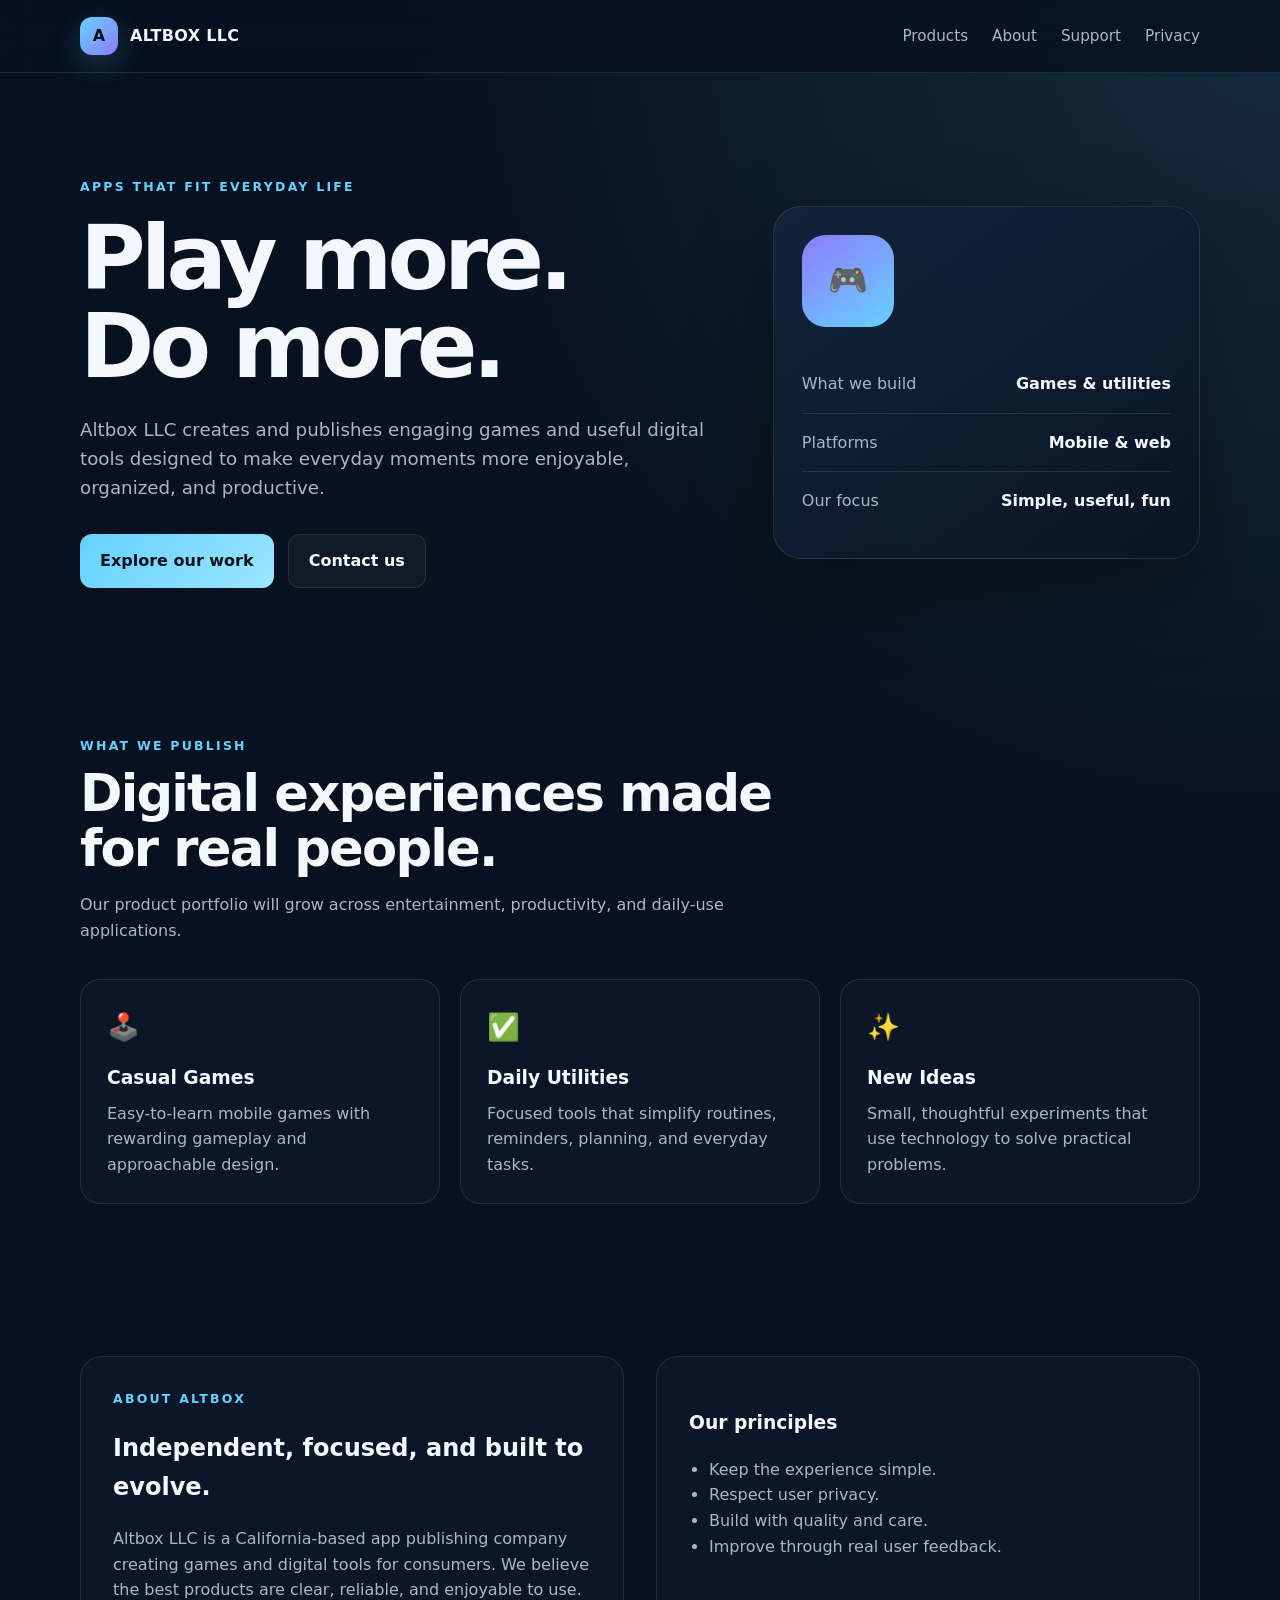
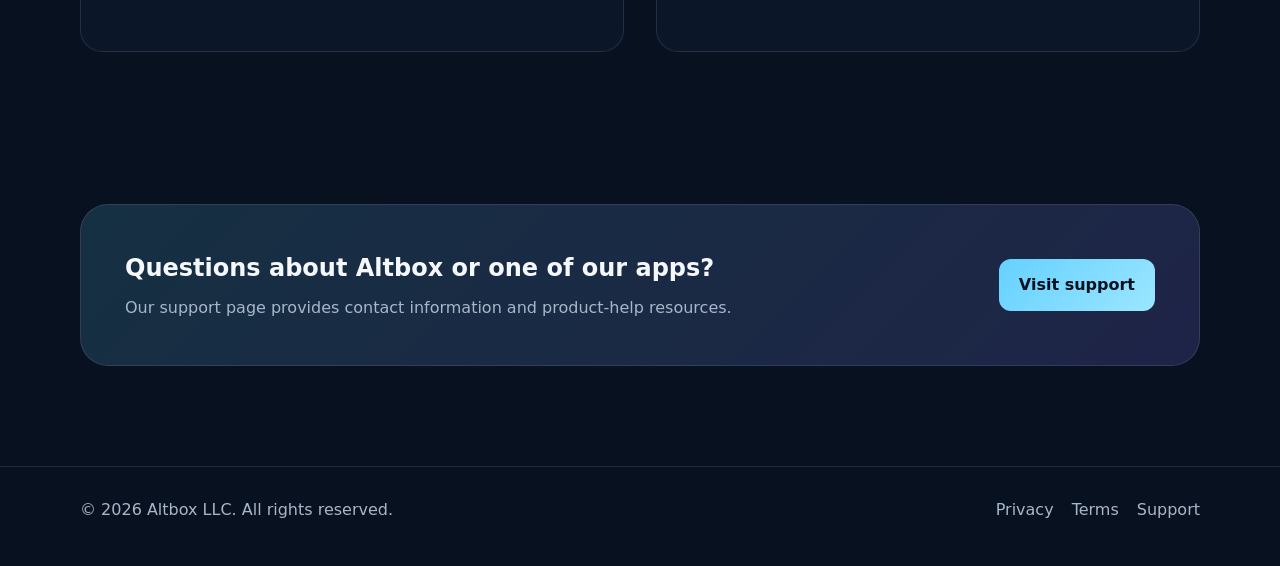
<file: index.html>
<!doctype html>
<html lang="en">
<head>
  <meta charset="utf-8">
  <meta name="viewport" content="width=device-width, initial-scale=1">
  <meta name="description" content="Altbox LLC publishes thoughtful games and practical apps for everyday life.">
  <title>Altbox LLC — Games & Everyday Apps</title>
  <link rel="stylesheet" href="styles.css">
</head>
<body>
  <header class="site-header">
    <div class="container nav">
      <a class="brand" href="index.html" aria-label="Altbox home"><span class="logo">A</span> ALTBOX LLC</a>
      <nav class="nav-links" aria-label="Primary navigation">
        <a href="#products">Products</a>
        <a href="#about">About</a>
        <a href="support.html">Support</a>
        <a href="privacy.html">Privacy</a>
      </nav>
    </div>
  </header>

  <main>
    <section class="hero">
      <div class="container hero-grid">
        <div>
          <div class="eyebrow">Apps that fit everyday life</div>
          <h1>Play more.<br>Do more.</h1>
          <p>Altbox LLC creates and publishes engaging games and useful digital tools designed to make everyday moments more enjoyable, organized, and productive.</p>
          <div class="actions">
            <a class="btn btn-primary" href="#products">Explore our work</a>
            <a class="btn btn-secondary" href="mailto:hello@altbox.ai">Contact us</a>
          </div>
        </div>
        <aside class="hero-card" aria-label="Company focus">
          <div class="app-icon">🎮</div>
          <div class="metric"><span>What we build</span><strong>Games & utilities</strong></div>
          <div class="metric"><span>Platforms</span><strong>Mobile & web</strong></div>
          <div class="metric"><span>Our focus</span><strong>Simple, useful, fun</strong></div>
        </aside>
      </div>
    </section>

    <section id="products">
      <div class="container">
        <div class="section-title">
          <div class="eyebrow">What we publish</div>
          <h2>Digital experiences made for real people.</h2>
          <p>Our product portfolio will grow across entertainment, productivity, and daily-use applications.</p>
        </div>
        <div class="cards">
          <article class="card"><div class="icon">🕹️</div><h3>Casual Games</h3><p>Easy-to-learn mobile games with rewarding gameplay and approachable design.</p></article>
          <article class="card"><div class="icon">✅</div><h3>Daily Utilities</h3><p>Focused tools that simplify routines, reminders, planning, and everyday tasks.</p></article>
          <article class="card"><div class="icon">✨</div><h3>New Ideas</h3><p>Small, thoughtful experiments that use technology to solve practical problems.</p></article>
        </div>
      </div>
    </section>

    <section id="about">
      <div class="container about">
        <div class="panel">
          <div class="eyebrow">About Altbox</div>
          <h2>Independent, focused, and built to evolve.</h2>
          <p>Altbox LLC is a California-based app publishing company creating games and digital tools for consumers. We believe the best products are clear, reliable, and enjoyable to use.</p>
        </div>
        <div class="panel">
          <h3>Our principles</h3>
          <ul>
            <li>Keep the experience simple.</li>
            <li>Respect user privacy.</li>
            <li>Build with quality and care.</li>
            <li>Improve through real user feedback.</li>
          </ul>
        </div>
      </div>
    </section>

    <section class="cta">
      <div class="container">
        <div class="cta-box">
          <div><h2>Questions about Altbox or one of our apps?</h2><p>Our support page provides contact information and product-help resources.</p></div>
          <a class="btn btn-primary" href="support.html">Visit support</a>
        </div>
      </div>
    </section>
  </main>

  <footer class="site-footer">
    <div class="container footer-grid">
      <div>© <span id="year"></span> Altbox LLC. All rights reserved.</div>
      <div class="footer-links"><a href="privacy.html">Privacy</a><a href="terms.html">Terms</a><a href="support.html">Support</a></div>
    </div>
  </footer>
  <script>document.getElementById('year').textContent = new Date().getFullYear();</script>
</body>
</html>
</file>
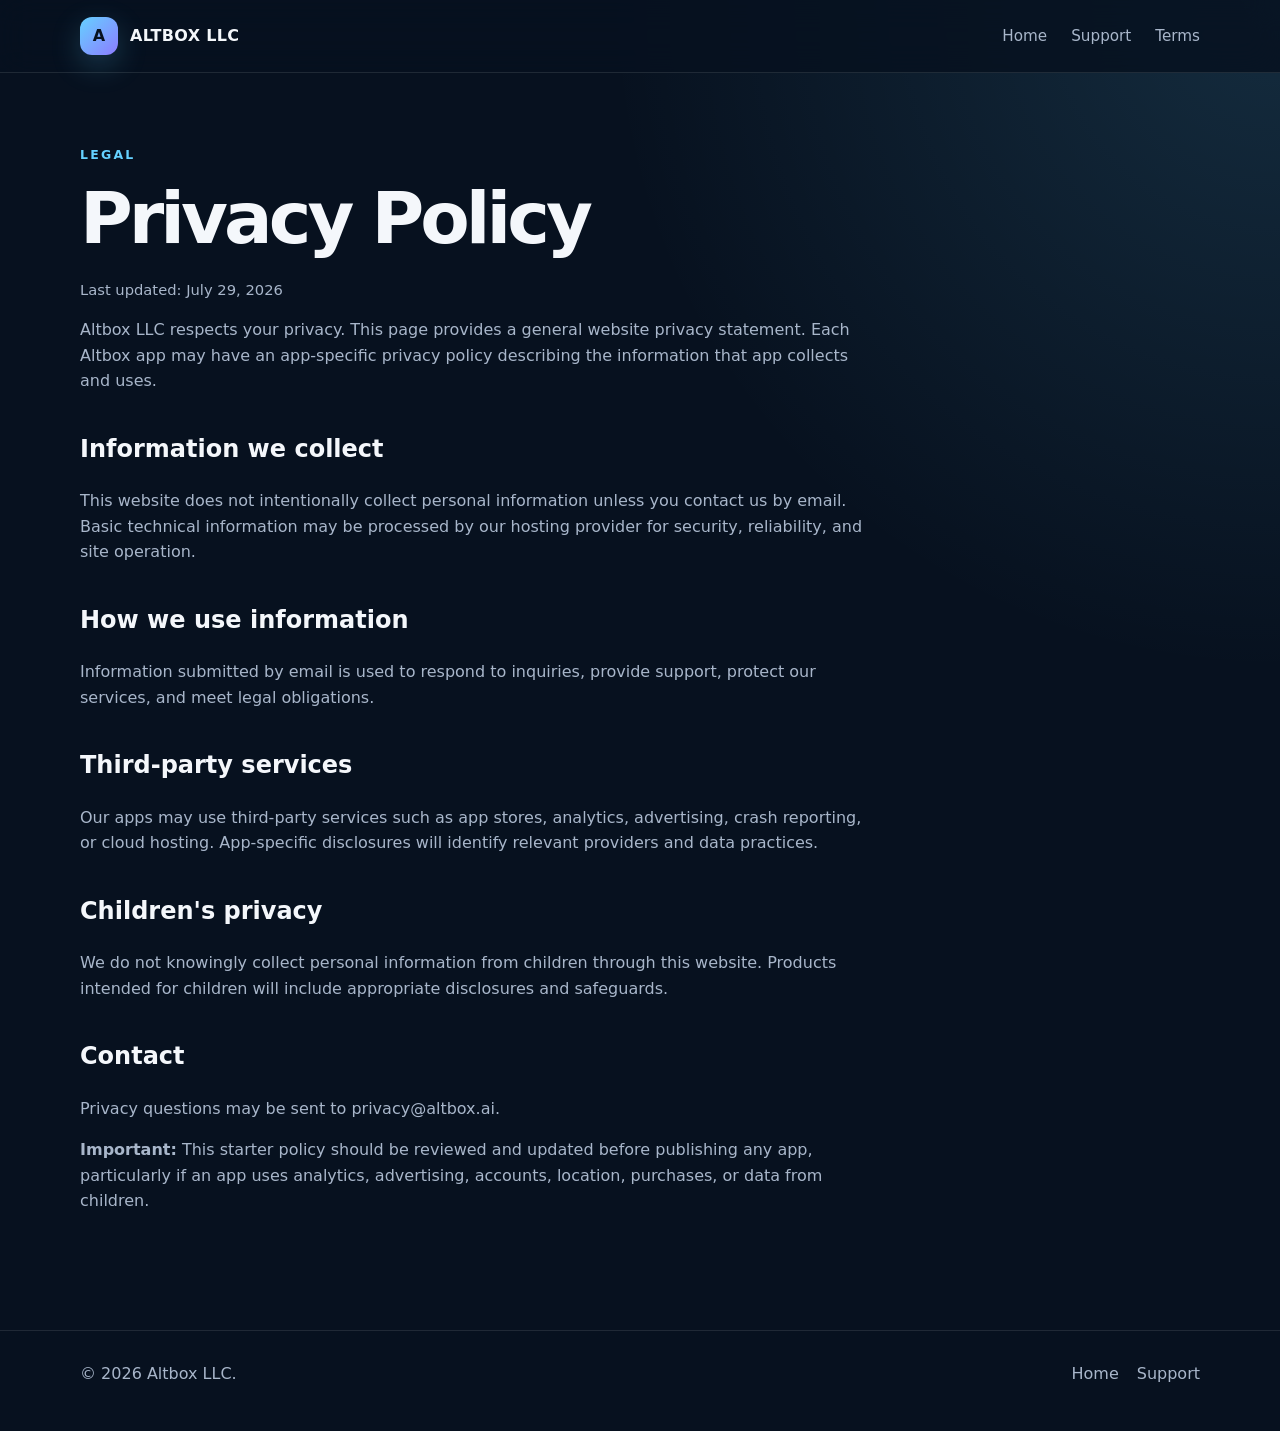
<file: privacy.html>
<!doctype html><html lang="en"><head><meta charset="utf-8"><meta name="viewport" content="width=device-width, initial-scale=1"><title>Privacy Policy — Altbox LLC</title><link rel="stylesheet" href="styles.css"></head><body>
<header class="site-header"><div class="container nav"><a class="brand" href="index.html"><span class="logo">A</span> ALTBOX LLC</a><nav class="nav-links"><a href="index.html">Home</a><a href="support.html">Support</a><a href="terms.html">Terms</a></nav></div></header>
<main class="page"><div class="container"><div class="eyebrow">Legal</div><h1>Privacy Policy</h1><article><p class="small">Last updated: July 29, 2026</p><p>Altbox LLC respects your privacy. This page provides a general website privacy statement. Each Altbox app may have an app-specific privacy policy describing the information that app collects and uses.</p><h2>Information we collect</h2><p>This website does not intentionally collect personal information unless you contact us by email. Basic technical information may be processed by our hosting provider for security, reliability, and site operation.</p><h2>How we use information</h2><p>Information submitted by email is used to respond to inquiries, provide support, protect our services, and meet legal obligations.</p><h2>Third-party services</h2><p>Our apps may use third-party services such as app stores, analytics, advertising, crash reporting, or cloud hosting. App-specific disclosures will identify relevant providers and data practices.</p><h2>Children's privacy</h2><p>We do not knowingly collect personal information from children through this website. Products intended for children will include appropriate disclosures and safeguards.</p><h2>Contact</h2><p>Privacy questions may be sent to <a href="mailto:privacy@altbox.ai">privacy@altbox.ai</a>.</p><p><strong>Important:</strong> This starter policy should be reviewed and updated before publishing any app, particularly if an app uses analytics, advertising, accounts, location, purchases, or data from children.</p></article></div></main>
<footer class="site-footer"><div class="container footer-grid"><div>© 2026 Altbox LLC.</div><div class="footer-links"><a href="index.html">Home</a><a href="support.html">Support</a></div></div></footer></body></html>
</file>
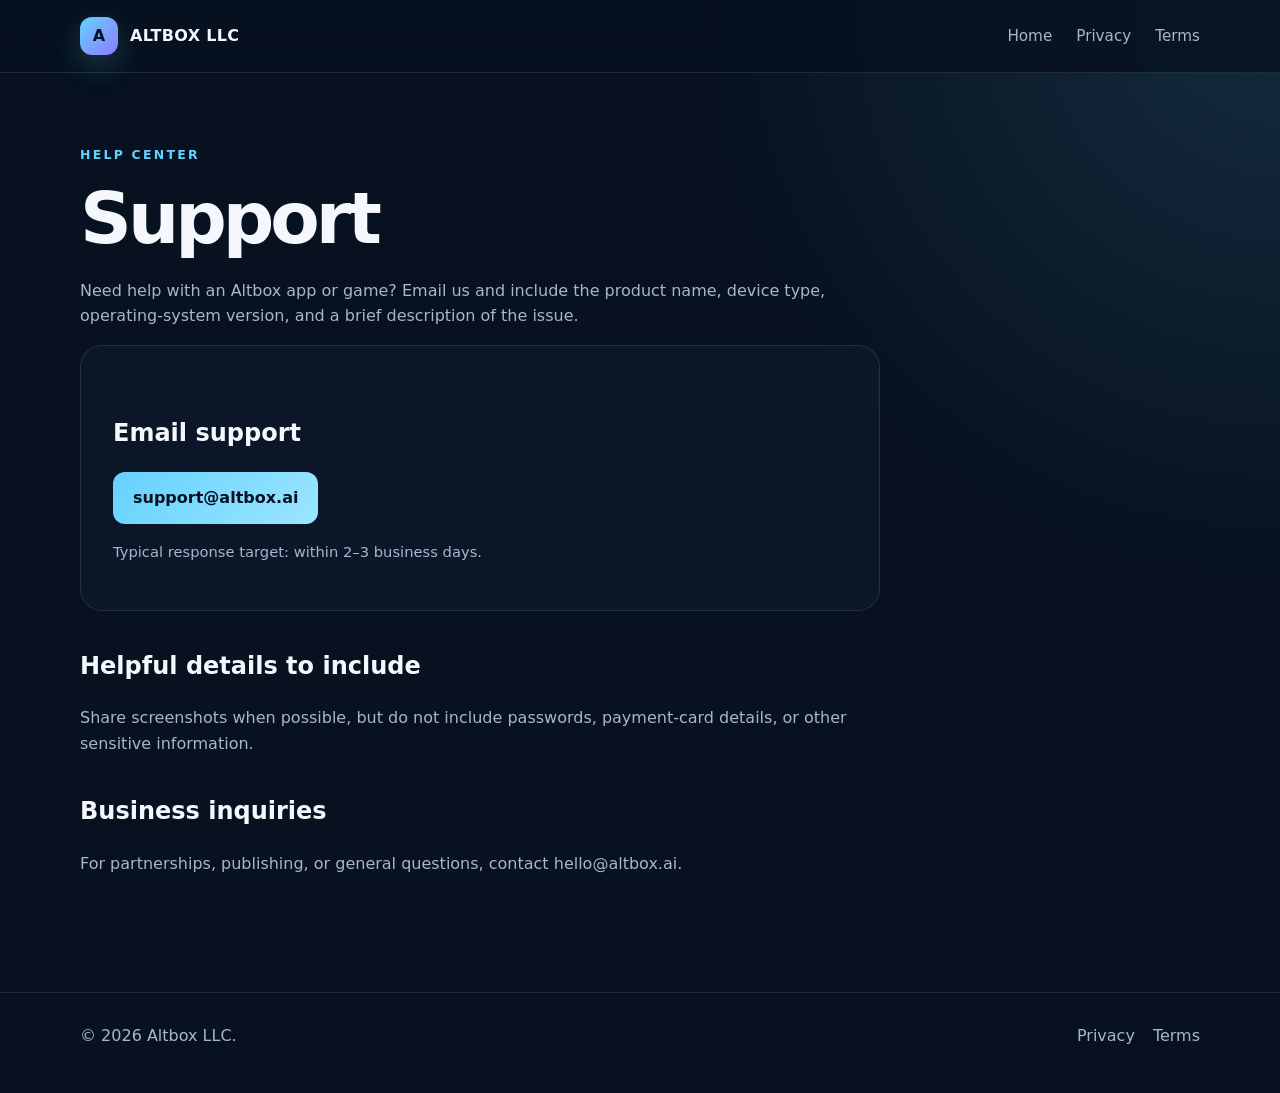
<file: support.html>
<!doctype html><html lang="en"><head><meta charset="utf-8"><meta name="viewport" content="width=device-width, initial-scale=1"><title>Support — Altbox LLC</title><link rel="stylesheet" href="styles.css"></head><body>
<header class="site-header"><div class="container nav"><a class="brand" href="index.html"><span class="logo">A</span> ALTBOX LLC</a><nav class="nav-links"><a href="index.html">Home</a><a href="privacy.html">Privacy</a><a href="terms.html">Terms</a></nav></div></header>
<main class="page"><div class="container"><div class="eyebrow">Help center</div><h1>Support</h1><article><p>Need help with an Altbox app or game? Email us and include the product name, device type, operating-system version, and a brief description of the issue.</p><div class="panel"><h2>Email support</h2><p><a class="btn btn-primary" href="mailto:support@altbox.ai">support@altbox.ai</a></p><p class="small">Typical response target: within 2–3 business days.</p></div><h2>Helpful details to include</h2><p>Share screenshots when possible, but do not include passwords, payment-card details, or other sensitive information.</p><h2>Business inquiries</h2><p>For partnerships, publishing, or general questions, contact <a href="mailto:hello@altbox.ai">hello@altbox.ai</a>.</p></article></div></main>
<footer class="site-footer"><div class="container footer-grid"><div>© 2026 Altbox LLC.</div><div class="footer-links"><a href="privacy.html">Privacy</a><a href="terms.html">Terms</a></div></div></footer></body></html>
</file>
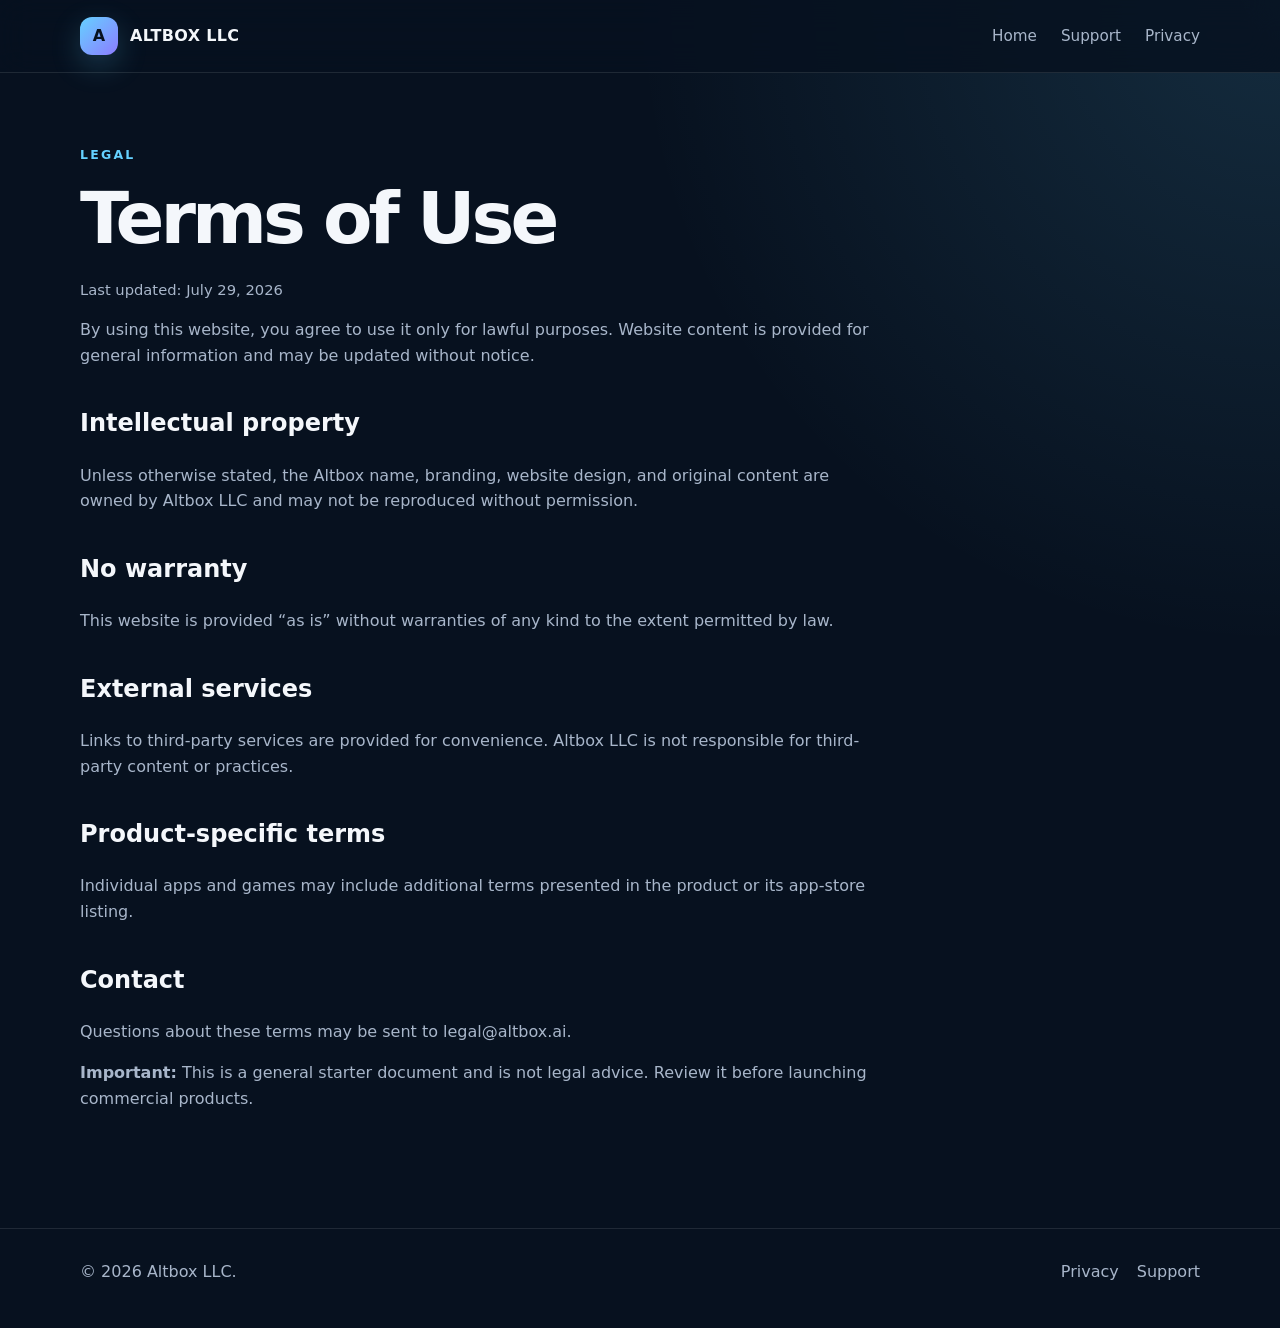
<file: terms.html>
<!doctype html><html lang="en"><head><meta charset="utf-8"><meta name="viewport" content="width=device-width, initial-scale=1"><title>Terms of Use — Altbox LLC</title><link rel="stylesheet" href="styles.css"></head><body>
<header class="site-header"><div class="container nav"><a class="brand" href="index.html"><span class="logo">A</span> ALTBOX LLC</a><nav class="nav-links"><a href="index.html">Home</a><a href="support.html">Support</a><a href="privacy.html">Privacy</a></nav></div></header>
<main class="page"><div class="container"><div class="eyebrow">Legal</div><h1>Terms of Use</h1><article><p class="small">Last updated: July 29, 2026</p><p>By using this website, you agree to use it only for lawful purposes. Website content is provided for general information and may be updated without notice.</p><h2>Intellectual property</h2><p>Unless otherwise stated, the Altbox name, branding, website design, and original content are owned by Altbox LLC and may not be reproduced without permission.</p><h2>No warranty</h2><p>This website is provided “as is” without warranties of any kind to the extent permitted by law.</p><h2>External services</h2><p>Links to third-party services are provided for convenience. Altbox LLC is not responsible for third-party content or practices.</p><h2>Product-specific terms</h2><p>Individual apps and games may include additional terms presented in the product or its app-store listing.</p><h2>Contact</h2><p>Questions about these terms may be sent to <a href="mailto:legal@altbox.ai">legal@altbox.ai</a>.</p><p><strong>Important:</strong> This is a general starter document and is not legal advice. Review it before launching commercial products.</p></article></div></main>
<footer class="site-footer"><div class="container footer-grid"><div>© 2026 Altbox LLC.</div><div class="footer-links"><a href="privacy.html">Privacy</a><a href="support.html">Support</a></div></div></footer></body></html>
</file>
<file: styles.css>
:root {
  --bg: #07111f;
  --surface: #0e1b2e;
  --surface-2: #13243c;
  --text: #f4f7fb;
  --muted: #a8b6ca;
  --accent: #65d1ff;
  --accent-2: #8d7cff;
  --border: rgba(255,255,255,.10);
  --max: 1120px;
}

* { box-sizing: border-box; }
html { scroll-behavior: smooth; }
body {
  margin: 0;
  font-family: Inter, ui-sans-serif, system-ui, -apple-system, BlinkMacSystemFont, "Segoe UI", sans-serif;
  color: var(--text);
  background: radial-gradient(circle at top right, rgba(101,209,255,.14), transparent 35%), var(--bg);
  line-height: 1.6;
}
a { color: inherit; text-decoration: none; }
.container { width: min(calc(100% - 32px), var(--max)); margin: 0 auto; }

.site-header {
  position: sticky;
  top: 0;
  z-index: 20;
  background: rgba(7,17,31,.84);
  backdrop-filter: blur(16px);
  border-bottom: 1px solid var(--border);
}
.nav { min-height: 72px; display: flex; align-items: center; justify-content: space-between; gap: 24px; }
.brand { display: flex; align-items: center; gap: 12px; font-weight: 800; letter-spacing: .02em; }
.logo {
  width: 38px; height: 38px; border-radius: 12px;
  display: grid; place-items: center;
  color: #07111f; font-weight: 900;
  background: linear-gradient(135deg, var(--accent), var(--accent-2));
  box-shadow: 0 10px 30px rgba(101,209,255,.22);
}
.nav-links { display: flex; gap: 24px; color: var(--muted); font-size: .95rem; }
.nav-links a:hover { color: var(--text); }

.hero { padding: 104px 0 72px; }
.hero-grid { display: grid; grid-template-columns: 1.2fr .8fr; gap: 52px; align-items: center; }
.eyebrow { color: var(--accent); text-transform: uppercase; letter-spacing: .18em; font-size: .78rem; font-weight: 800; }
h1 { font-size: clamp(2.7rem, 7vw, 5.7rem); line-height: .98; margin: 18px 0 24px; letter-spacing: -.055em; }
.hero p { max-width: 680px; color: var(--muted); font-size: 1.14rem; }
.actions { display: flex; flex-wrap: wrap; gap: 14px; margin-top: 32px; }
.btn { display: inline-flex; align-items: center; justify-content: center; padding: 13px 20px; border-radius: 12px; font-weight: 750; border: 1px solid var(--border); }
.btn-primary { color: #07111f; background: linear-gradient(135deg, var(--accent), #9be6ff); border: none; }
.btn-secondary { background: rgba(255,255,255,.04); }

.hero-card {
  padding: 28px;
  border: 1px solid var(--border);
  background: linear-gradient(145deg, rgba(19,36,60,.96), rgba(9,21,38,.96));
  border-radius: 28px;
  box-shadow: 0 30px 80px rgba(0,0,0,.35);
}
.app-icon {
  width: 92px; height: 92px; border-radius: 24px;
  background: linear-gradient(145deg, var(--accent-2), var(--accent));
  display: grid; place-items: center; font-size: 2rem; margin-bottom: 28px;
}
.metric { display: flex; justify-content: space-between; padding: 16px 0; border-bottom: 1px solid var(--border); }
.metric:last-child { border-bottom: 0; }
.metric span { color: var(--muted); }

section { padding: 76px 0; }
.section-title { max-width: 720px; margin-bottom: 36px; }
.section-title h2 { font-size: clamp(2rem, 4vw, 3.25rem); line-height: 1.08; margin: 10px 0; letter-spacing: -.035em; }
.section-title p { color: var(--muted); }
.cards { display: grid; grid-template-columns: repeat(3, 1fr); gap: 20px; }
.card { padding: 26px; border: 1px solid var(--border); background: rgba(14,27,46,.72); border-radius: 20px; }
.card h3 { margin: 14px 0 8px; }
.card p { margin: 0; color: var(--muted); }
.icon { font-size: 1.65rem; }

.about { display: grid; grid-template-columns: 1fr 1fr; gap: 32px; }
.panel { padding: 32px; border-radius: 22px; border: 1px solid var(--border); background: rgba(14,27,46,.72); }
.panel p, .panel li { color: var(--muted); }
.panel ul { padding-left: 20px; }

.cta { padding-bottom: 100px; }
.cta-box { padding: 44px; border-radius: 28px; background: linear-gradient(135deg, rgba(101,209,255,.16), rgba(141,124,255,.18)); border: 1px solid var(--border); display: flex; justify-content: space-between; align-items: center; gap: 28px; }
.cta-box h2 { margin: 0 0 8px; }
.cta-box p { margin: 0; color: var(--muted); }

.site-footer { border-top: 1px solid var(--border); padding: 30px 0 44px; color: var(--muted); }
.footer-grid { display: flex; justify-content: space-between; gap: 20px; flex-wrap: wrap; }
.footer-links { display: flex; gap: 18px; flex-wrap: wrap; }

.page { padding: 72px 0 100px; }
.page h1 { font-size: clamp(2.5rem, 6vw, 4.5rem); }
.page article { max-width: 800px; color: var(--muted); }
.page h2 { color: var(--text); margin-top: 36px; }
.small { font-size: .92rem; color: var(--muted); }

@media (max-width: 820px) {
  .nav-links { display: none; }
  .hero-grid, .about { grid-template-columns: 1fr; }
  .hero { padding-top: 72px; }
  .cards { grid-template-columns: 1fr; }
  .cta-box { align-items: flex-start; flex-direction: column; }
}
</file>
